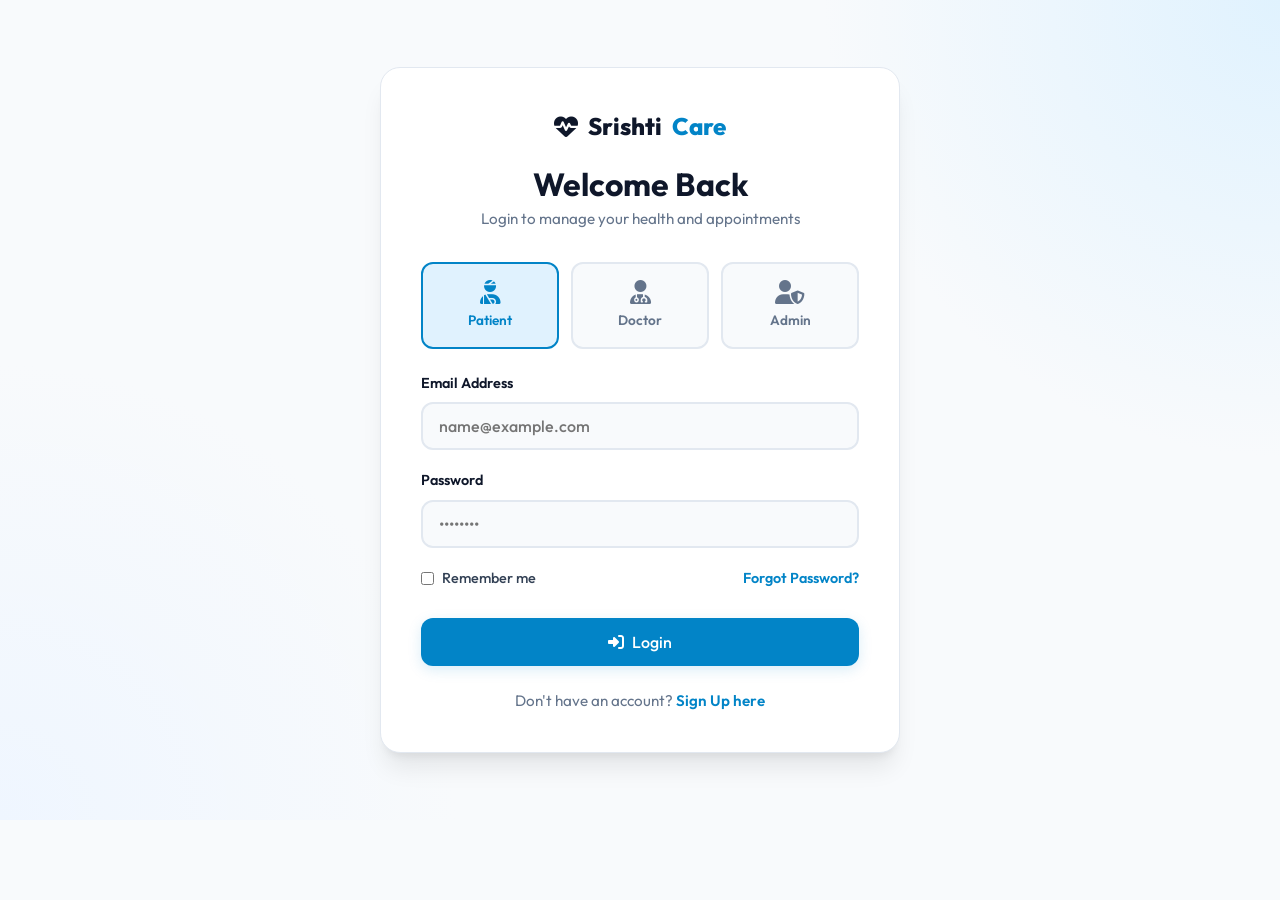
<file: sparsh/frontend/login.html>
<!DOCTYPE html>
<html lang="en">
<head>
  <meta charset="UTF-8">
  <meta name="viewport" content="width=device-width, initial-scale=1.0">
  <title>Login - Srishti Care</title>
  <link rel="stylesheet" href="css/style.css">
  <link rel="stylesheet" href="https://cdnjs.cloudflare.com/ajax/libs/font-awesome/6.4.0/css/all.min.css">
</head>
<body>
  
  <div class="auth-wrapper">
    <div class="auth-card">
      <div class="auth-header">
        <a href="index.html" class="logo" style="justify-content: center; margin-bottom: 16px;">
          <i class="fas fa-heartbeat"></i> Srishti <span>Care</span>
        </a>
        <h2>Welcome Back</h2>
        <p>Login to manage your health and appointments</p>
      </div>

      <form id="loginForm">
        <!-- Role Selector -->
        <div class="role-selector">
          <label class="role-option">
            <input type="radio" name="role" value="patient" checked required>
            <div class="role-box">
              <i class="fas fa-user-injured"></i>
              <span>Patient</span>
            </div>
          </label>
          <label class="role-option">
            <input type="radio" name="role" value="doctor">
            <div class="role-box">
              <i class="fas fa-user-md"></i>
              <span>Doctor</span>
            </div>
          </label>
          <label class="role-option">
            <input type="radio" name="role" value="admin">
            <div class="role-box">
              <i class="fas fa-user-shield"></i>
              <span>Admin</span>
            </div>
          </label>
        </div>

        <div class="form-group">
          <label for="email">Email Address</label>
          <input type="email" id="email" class="form-control" placeholder="name@example.com" required autocomplete="email">
        </div>

        <div class="form-group">
          <label for="password">Password</label>
          <input type="password" id="password" class="form-control" placeholder="••••••••" required autocomplete="current-password">
        </div>

        <div class="form-options">
          <label class="checkbox-label">
            <input type="checkbox" id="rememberMe">
            Remember me
          </label>
          <a href="#" class="forgot-password" id="forgotPassLink">Forgot Password?</a>
        </div>

        <button type="submit" class="btn btn-primary auth-submit-btn">
          <i class="fas fa-sign-in-alt"></i> Login
        </button>
      </form>

      <div class="auth-footer">
        <p>Don't have an account? <a href="signup.html">Sign Up here</a></p>
      </div>
    </div>
  </div>

  <script src="js/app.js"></script>
  <script>
    // Redirect if already logged in
    if (isLoggedIn()) {
      const session = getSession();
      if (session.role === 'patient') window.location.href = '/patient_dashboard.html';
      else if (session.role === 'doctor') window.location.href = '/doctor_dashboard.html';
      else if (session.role === 'admin') window.location.href = '/admin_dashboard.html';
    }

    // Forgot password handler
    document.getElementById('forgotPassLink').addEventListener('click', (e) => {
      e.preventDefault();
      showToast('Forgot Password', 'Password reset instructions have been simulated. Check your registered inbox!', 'info');
    });

    // Login Form Submit
    document.getElementById('loginForm').addEventListener('submit', async (e) => {
      e.preventDefault();
      
      const email = document.getElementById('email').value.trim();
      const password = document.getElementById('password').value;
      const role = document.querySelector('input[name="role"]:checked').value;
      const submitBtn = e.target.querySelector('.auth-submit-btn');

      // Simple validations
      if (!email || !password) {
        showToast('Invalid Input', 'Please enter email and password.', 'warning');
        return;
      }

      // Update button state
      submitBtn.disabled = true;
      submitBtn.innerHTML = '<i class="fas fa-spinner fa-spin"></i> Logging in...';

      try {
        const responseData = await apiRequest('/api/auth/login', {
          method: 'POST',
          body: JSON.stringify({ email, password, role })
        });

        showToast('Success', `Logged in successfully as ${responseData.name}!`, 'success');
        
        // Save session
        saveSession(
          responseData.access_token,
          responseData.role,
          responseData.name,
          responseData.email
        );

        // Redirect based on role
        setTimeout(() => {
          if (responseData.role === 'patient') {
            window.location.href = '/patient_dashboard.html';
          } else if (responseData.role === 'doctor') {
            window.location.href = '/doctor_dashboard.html';
          } else if (responseData.role === 'admin') {
            window.location.href = '/admin_dashboard.html';
          }
        }, 800);

      } catch (error) {
        showToast('Authentication Failed', error.message, 'danger');
        submitBtn.disabled = false;
        submitBtn.innerHTML = '<i class="fas fa-sign-in-alt"></i> Login';
      }
    });
  </script>
</body>
</html>
</file>
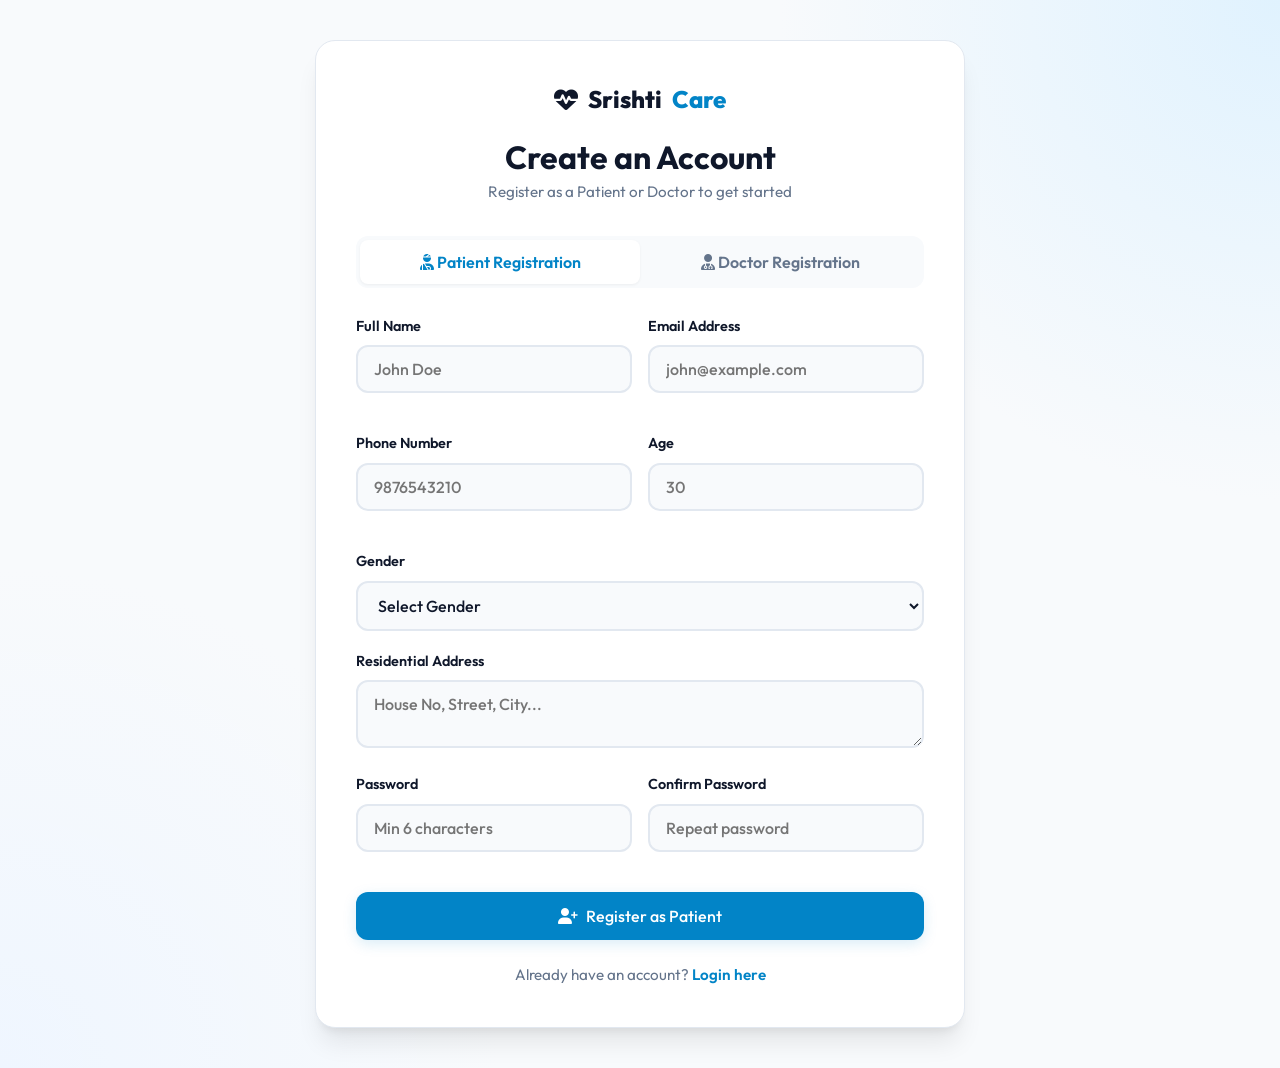
<file: sparsh/frontend/signup.html>
<!DOCTYPE html>
<html lang="en">
<head>
  <meta charset="UTF-8">
  <meta name="viewport" content="width=device-width, initial-scale=1.0">
  <title>Sign Up - Srishti Care</title>
  <link rel="stylesheet" href="css/style.css">
  <link rel="stylesheet" href="https://cdnjs.cloudflare.com/ajax/libs/font-awesome/6.4.0/css/all.min.css">
</head>
<body>
  
  <div class="auth-wrapper">
    <div class="auth-card" style="max-width: 650px;">
      <div class="auth-header">
        <a href="index.html" class="logo" style="justify-content: center; margin-bottom: 16px;">
          <i class="fas fa-heartbeat"></i> Srishti <span>Care</span>
        </a>
        <h2>Create an Account</h2>
        <p>Register as a Patient or Doctor to get started</p>
      </div>

      <!-- Tabs to switch registration forms -->
      <div class="signup-tabs">
        <div class="signup-tab active" id="tabPatient" onclick="switchForm('patient')">
          <i class="fas fa-user-injured"></i> Patient Registration
        </div>
        <div class="signup-tab" id="tabDoctor" onclick="switchForm('doctor')">
          <i class="fas fa-user-md"></i> Doctor Registration
        </div>
      </div>

      <!-- Patient Form -->
      <form id="patientForm" class="signup-form">
        <div class="form-row">
          <div class="form-group">
            <label for="pName">Full Name</label>
            <input type="text" id="pName" class="form-control" placeholder="John Doe" required>
          </div>
          <div class="form-group">
            <label for="pEmail">Email Address</label>
            <input type="email" id="pEmail" class="form-control" placeholder="john@example.com" required>
          </div>
        </div>

        <div class="form-row">
          <div class="form-group">
            <label for="pPhone">Phone Number</label>
            <input type="tel" id="pPhone" class="form-control" placeholder="9876543210" required>
          </div>
          <div class="form-group">
            <label for="pAge">Age</label>
            <input type="number" id="pAge" class="form-control" placeholder="30" min="1" max="120" required>
          </div>
        </div>

        <div class="form-group">
          <label for="pGender">Gender</label>
          <select id="pGender" class="form-control" required>
            <option value="" disabled selected>Select Gender</option>
            <option value="Male">Male</option>
            <option value="Female">Female</option>
            <option value="Other">Other</option>
          </select>
        </div>

        <div class="form-group">
          <label for="pAddress">Residential Address</label>
          <textarea id="pAddress" class="form-control" rows="2" placeholder="House No, Street, City..." required></textarea>
        </div>

        <div class="form-row">
          <div class="form-group">
            <label for="pPassword">Password</label>
            <input type="password" id="pPassword" class="form-control" placeholder="Min 6 characters" required autocomplete="new-password">
          </div>
          <div class="form-group">
            <label for="pConfirmPassword">Confirm Password</label>
            <input type="password" id="pConfirmPassword" class="form-control" placeholder="Repeat password" required autocomplete="new-password">
          </div>
        </div>

        <button type="submit" class="btn btn-primary auth-submit-btn">
          <i class="fas fa-user-plus"></i> Register as Patient
        </button>
      </form>

      <!-- Doctor Form (Hidden by default) -->
      <form id="doctorForm" class="signup-form" style="display: none;">
        <div class="form-row">
          <div class="form-group">
            <label for="dName">Full Name</label>
            <input type="text" id="dName" class="form-control" placeholder="Dr. Jane Smith" required>
          </div>
          <div class="form-group">
            <label for="dEmail">Email Address</label>
            <input type="email" id="dEmail" class="form-control" placeholder="jane.smith@example.com" required>
          </div>
        </div>

        <div class="form-row">
          <div class="form-group">
            <label for="dPhone">Phone Number</label>
            <input type="tel" id="dPhone" class="form-control" placeholder="9876543210" required>
          </div>
          <div class="form-group">
            <label for="dSpecialization">Specialization</label>
            <input type="text" id="dSpecialization" class="form-control" placeholder="e.g. Cardiology, Pediatrics" required>
          </div>
        </div>

        <div class="form-row">
          <div class="form-group">
            <label for="dExperience">Experience (Years)</label>
            <input type="number" id="dExperience" class="form-control" placeholder="e.g. 5" min="0" required>
          </div>
          <div class="form-group">
            <label for="dQualification">Qualification</label>
            <input type="text" id="dQualification" class="form-control" placeholder="e.g. MBBS, MD" required>
          </div>
        </div>

        <div class="form-group">
          <label for="dAvailability">Availability Slots / Timings</label>
          <input type="text" id="dAvailability" class="form-control" placeholder="e.g. Mon-Fri 09:00 AM - 01:00 PM" required>
        </div>

        <div class="form-row">
          <div class="form-group">
            <label for="dPassword">Password</label>
            <input type="password" id="dPassword" class="form-control" placeholder="Min 6 characters" required autocomplete="new-password">
          </div>
          <div class="form-group">
            <label for="dConfirmPassword">Confirm Password</label>
            <input type="password" id="dConfirmPassword" class="form-control" placeholder="Repeat password" required autocomplete="new-password">
          </div>
        </div>

        <div class="form-group" style="background-color: var(--warning-light); color: var(--warning); padding: 12px; border-radius: var(--radius-md); font-size: 0.85rem; font-weight: 500; border: 1px solid rgba(245, 158, 11, 0.2); margin-top: 10px;">
          <i class="fas fa-info-circle"></i> Note: Doctor accounts require administrative approval before you can access the dashboard.
        </div>

        <button type="submit" class="btn btn-primary auth-submit-btn" style="margin-top: 15px;">
          <i class="fas fa-user-md"></i> Register as Doctor
        </button>
      </form>

      <div class="auth-footer">
        <p>Already have an account? <a href="login.html">Login here</a></p>
      </div>
    </div>
  </div>

  <script src="js/app.js"></script>
  <script>
    let activeRole = 'patient';

    function switchForm(role) {
      activeRole = role;
      
      const tabPatient = document.getElementById('tabPatient');
      const tabDoctor = document.getElementById('tabDoctor');
      const patientForm = document.getElementById('patientForm');
      const doctorForm = document.getElementById('doctorForm');

      if (role === 'patient') {
        tabPatient.classList.add('active');
        tabDoctor.classList.remove('active');
        patientForm.style.display = 'block';
        doctorForm.style.display = 'none';
      } else {
        tabDoctor.classList.add('active');
        tabPatient.classList.remove('active');
        doctorForm.style.display = 'block';
        patientForm.style.display = 'none';
      }
    }

    // Patient Form Submit Handler
    document.getElementById('patientForm').addEventListener('submit', async (e) => {
      e.preventDefault();
      
      const name = document.getElementById('pName').value.trim();
      const email = document.getElementById('pEmail').value.trim();
      const phone = document.getElementById('pPhone').value.trim();
      const age = parseInt(document.getElementById('pAge').value);
      const gender = document.getElementById('pGender').value;
      const address = document.getElementById('pAddress').value.trim();
      const password = document.getElementById('pPassword').value;
      const confirmPassword = document.getElementById('pConfirmPassword').value;
      const submitBtn = e.target.querySelector('.auth-submit-btn');

      if (password !== confirmPassword) {
        showToast('Password Mismatch', 'Passwords do not match.', 'warning');
        return;
      }

      submitBtn.disabled = true;
      submitBtn.innerHTML = '<i class="fas fa-spinner fa-spin"></i> Processing...';

      try {
        const responseData = await apiRequest('/api/patients/register', {
          method: 'POST',
          body: JSON.stringify({ name, email, phone, age, gender, address, password })
        });

        showToast('Account Created', 'Registration successful! Accessing dashboard...', 'success');
        
        saveSession(
          responseData.access_token,
          responseData.role,
          responseData.name,
          responseData.email
        );

        setTimeout(() => {
          window.location.href = '/patient_dashboard.html';
        }, 1200);

      } catch (error) {
        showToast('Registration Failed', error.message, 'danger');
        submitBtn.disabled = false;
        submitBtn.innerHTML = '<i class="fas fa-user-plus"></i> Register as Patient';
      }
    });

    // Doctor Form Submit Handler
    document.getElementById('doctorForm').addEventListener('submit', async (e) => {
      e.preventDefault();
      
      const name = document.getElementById('dName').value.trim();
      const email = document.getElementById('dEmail').value.trim();
      const phone = document.getElementById('dPhone').value.trim();
      const specialization = document.getElementById('dSpecialization').value.trim();
      const experience = parseInt(document.getElementById('dExperience').value);
      const qualification = document.getElementById('dQualification').value.trim();
      const availability = document.getElementById('dAvailability').value.trim();
      const password = document.getElementById('dPassword').value;
      const confirmPassword = document.getElementById('dConfirmPassword').value;
      const submitBtn = e.target.querySelector('.auth-submit-btn');

      if (password !== confirmPassword) {
        showToast('Password Mismatch', 'Passwords do not match.', 'warning');
        return;
      }

      submitBtn.disabled = true;
      submitBtn.innerHTML = '<i class="fas fa-spinner fa-spin"></i> Processing...';

      try {
        const responseData = await apiRequest('/api/doctors/register', {
          method: 'POST',
          body: JSON.stringify({ name, email, phone, specialization, experience, qualification, availability, password })
        });

        showToast('Account Created', 'Registration successful! Awaiting admin activation...', 'success');
        
        saveSession(
          responseData.access_token,
          responseData.role,
          responseData.name,
          responseData.email
        );

        setTimeout(() => {
          window.location.href = '/doctor_dashboard.html';
        }, 1500);

      } catch (error) {
        showToast('Registration Failed', error.message, 'danger');
        submitBtn.disabled = false;
        submitBtn.innerHTML = '<i class="fas fa-user-md"></i> Register as Doctor';
      }
    });
  </script>
</body>
</html>
</file>
<file: sparsh/frontend/css/style.css>
/* @import Google Font */
@import url('https://fonts.googleapis.com/css2?family=Outfit:wght@300;400;500;600;700;800&display=swap');

:root {
  --primary: #0284c7;
  --primary-hover: #0369a1;
  --primary-light: #e0f2fe;
  --primary-glow: rgba(2, 132, 199, 0.15);
  --secondary: #0f172a;
  --text-main: #334155;
  --text-light: #64748b;
  --bg-light: #f8fafc;
  --bg-white: #ffffff;
  --border-color: #e2e8f0;
  
  --success: #10b981;
  --success-light: #d1fae5;
  --danger: #ef4444;
  --danger-light: #fee2e2;
  --warning: #f59e0b;
  --warning-light: #fef3c7;
  --info: #3b82f6;
  --info-light: #dbeafe;
  
  --font-sans: 'Outfit', sans-serif;
  
  --transition-fast: 0.2s ease;
  --transition-normal: 0.3s ease;
  
  --radius-sm: 8px;
  --radius-md: 12px;
  --radius-lg: 20px;
  --radius-full: 9999px;
  
  --shadow-sm: 0 1px 3px 0 rgba(0, 0, 0, 0.05);
  --shadow-md: 0 4px 6px -1px rgba(0, 0, 0, 0.05), 0 2px 4px -2px rgba(0, 0, 0, 0.05);
  --shadow-lg: 0 10px 25px -5px rgba(0, 0, 0, 0.05), 0 8px 10px -6px rgba(0, 0, 0, 0.05);
  --shadow-xl: 0 20px 25px -5px rgba(0, 0, 0, 0.08), 0 8px 10px -6px rgba(0, 0, 0, 0.08);
}

/* Reset & Base Styles */
* {
  margin: 0;
  padding: 0;
  box-sizing: border-box;
  font-family: var(--font-sans);
}

body {
  background-color: var(--bg-light);
  color: var(--text-main);
  line-height: 1.5;
  overflow-x: hidden;
}

a {
  text-decoration: none;
  color: inherit;
  transition: var(--transition-fast);
}

button, input, select, textarea {
  font-family: inherit;
  font-size: inherit;
}

button {
  cursor: pointer;
  border: none;
  background: none;
}

.container {
  width: 100%;
  max-width: 1200px;
  margin: 0 auto;
  padding: 0 24px;
}

/* Animations */
@keyframes fadeIn {
  from { opacity: 0; transform: translateY(10px); }
  to { opacity: 1; transform: translateY(0); }
}

@keyframes slideIn {
  from { transform: translateX(-100%); }
  to { transform: translateX(0); }
}

@keyframes pulse {
  0%, 100% { transform: scale(1); }
  50% { transform: scale(1.05); }
}

/* Utility classes */
.btn {
  display: inline-flex;
  align-items: center;
  justify-content: center;
  padding: 10px 24px;
  border-radius: var(--radius-md);
  font-weight: 500;
  transition: var(--transition-normal);
  gap: 8px;
}

.btn-primary {
  background-color: var(--primary);
  color: var(--bg-white);
  box-shadow: 0 4px 14px var(--primary-glow);
}

.btn-primary:hover {
  background-color: var(--primary-hover);
  transform: translateY(-2px);
  box-shadow: 0 6px 20px var(--primary-glow);
}

.btn-secondary {
  background-color: var(--primary-light);
  color: var(--primary);
}

.btn-secondary:hover {
  background-color: #bae6fd;
  transform: translateY(-2px);
}

.btn-outline {
  border: 2px solid var(--border-color);
  color: var(--text-main);
}

.btn-outline:hover {
  border-color: var(--primary);
  color: var(--primary);
  background-color: var(--bg-light);
}

.btn-danger {
  background-color: var(--danger);
  color: var(--bg-white);
}

.btn-danger:hover {
  background-color: #dc2626;
  transform: translateY(-2px);
}

.badge {
  display: inline-flex;
  align-items: center;
  padding: 4px 12px;
  border-radius: var(--radius-full);
  font-size: 0.8rem;
  font-weight: 600;
}

.badge-pending {
  background-color: var(--warning-light);
  color: var(--warning);
}

.badge-approved {
  background-color: var(--success-light);
  color: var(--success);
}

.badge-rejected {
  background-color: var(--danger-light);
  color: var(--danger);
}

.badge-cancelled {
  background-color: var(--text-light);
  color: var(--bg-light);
}

/* Header & Navbar Styles */
.navbar {
  background-color: rgba(255, 255, 255, 0.8);
  backdrop-filter: blur(12px);
  border-bottom: 1px solid var(--border-color);
  position: sticky;
  top: 0;
  z-index: 100;
  height: 80px;
}

.navbar .container {
  display: flex;
  justify-content: space-between;
  align-items: center;
  height: 100%;
}

.logo {
  display: flex;
  align-items: center;
  gap: 10px;
  font-size: 1.5rem;
  font-weight: 800;
  color: var(--secondary);
}

.logo span {
  color: var(--primary);
}

.nav-links {
  display: flex;
  list-style: none;
  gap: 32px;
  align-items: center;
}

.nav-links a {
  color: var(--text-light);
  font-weight: 500;
}

.nav-links a:hover,
.nav-links a.active {
  color: var(--primary);
}

.nav-auth {
  display: flex;
  gap: 16px;
  align-items: center;
}

/* Landing Section */
.hero {
  padding: 100px 0 80px;
  background: radial-gradient(circle at 80% 20%, var(--primary-light) 0%, transparent 40%),
              radial-gradient(circle at 10% 80%, #eff6ff 0%, transparent 30%);
}

.hero-grid {
  display: grid;
  grid-template-columns: 1.1fr 0.9fr;
  gap: 48px;
  align-items: center;
}

.hero-content {
  animation: fadeIn 0.8s ease-out;
}

.hero-tag {
  display: inline-flex;
  align-items: center;
  padding: 6px 16px;
  background-color: var(--primary-light);
  color: var(--primary);
  border-radius: var(--radius-full);
  font-weight: 600;
  font-size: 0.9rem;
  margin-bottom: 24px;
}

.hero h1 {
  font-size: 3.5rem;
  font-weight: 800;
  line-height: 1.2;
  color: var(--secondary);
  margin-bottom: 20px;
}

.hero h1 span {
  background: linear-gradient(135deg, var(--primary) 0%, #0369a1 100%);
  -webkit-background-clip: text;
  -webkit-text-fill-color: transparent;
}

.hero p {
  font-size: 1.15rem;
  color: var(--text-light);
  margin-bottom: 36px;
  max-width: 540px;
}

.hero-actions {
  display: flex;
  gap: 16px;
}

.hero-image-wrapper {
  position: relative;
  display: flex;
  justify-content: center;
  animation: fadeIn 1s ease-out;
}

.hero-image {
  width: 100%;
  max-width: 450px;
  border-radius: var(--radius-lg);
  box-shadow: var(--shadow-xl);
  border: 6px solid var(--bg-white);
}

/* Stats Cards Section */
.stats-section {
  margin-top: -40px;
  position: relative;
  z-index: 10;
}

.stats-grid {
  display: grid;
  grid-template-columns: repeat(4, 1fr);
  gap: 24px;
}

.stats-card {
  background-color: var(--bg-white);
  padding: 24px;
  border-radius: var(--radius-md);
  box-shadow: var(--shadow-lg);
  border: 1px solid var(--border-color);
  display: flex;
  align-items: center;
  gap: 20px;
  transition: var(--transition-normal);
}

.stats-card:hover {
  transform: translateY(-5px);
  box-shadow: var(--shadow-xl);
}

.stats-icon {
  width: 60px;
  height: 60px;
  border-radius: var(--radius-md);
  background-color: var(--primary-light);
  color: var(--primary);
  display: flex;
  align-items: center;
  justify-content: center;
  font-size: 1.5rem;
}

.stats-info h3 {
  font-size: 1.8rem;
  font-weight: 700;
  color: var(--secondary);
  line-height: 1.2;
}

.stats-info p {
  color: var(--text-light);
  font-size: 0.9rem;
  font-weight: 500;
}

/* Services Section */
.section-padding {
  padding: 100px 0;
}

.section-title {
  text-align: center;
  margin-bottom: 60px;
}

.section-title h2 {
  font-size: 2.5rem;
  font-weight: 700;
  color: var(--secondary);
  margin-bottom: 12px;
}

.section-title p {
  color: var(--text-light);
  max-width: 600px;
  margin: 0 auto;
}

.services-grid {
  display: grid;
  grid-template-columns: repeat(4, 1fr);
  gap: 24px;
}

.service-card {
  background-color: var(--bg-white);
  padding: 36px 24px;
  border-radius: var(--radius-md);
  box-shadow: var(--shadow-sm);
  border: 1px solid var(--border-color);
  text-align: center;
  transition: var(--transition-normal);
}

.service-card:hover {
  transform: translateY(-5px);
  box-shadow: var(--shadow-lg);
  border-color: var(--primary);
}

.service-icon {
  width: 70px;
  height: 70px;
  border-radius: 50%;
  background-color: var(--primary-light);
  color: var(--primary);
  display: flex;
  align-items: center;
  justify-content: center;
  font-size: 1.8rem;
  margin: 0 auto 24px;
}

.service-card h3 {
  font-size: 1.25rem;
  font-weight: 600;
  color: var(--secondary);
  margin-bottom: 12px;
}

.service-card p {
  color: var(--text-light);
  font-size: 0.95rem;
}

/* About Us Section */
.about-section {
  background-color: var(--bg-white);
  border-top: 1px solid var(--border-color);
  border-bottom: 1px solid var(--border-color);
}

.about-grid {
  display: grid;
  grid-template-columns: 1fr 1fr;
  gap: 60px;
  align-items: center;
}

.about-image {
  width: 100%;
  border-radius: var(--radius-lg);
  box-shadow: var(--shadow-lg);
}

.about-content h3 {
  font-size: 1.5rem;
  color: var(--primary);
  font-weight: 600;
  margin-bottom: 12px;
}

.about-content h2 {
  font-size: 2.5rem;
  color: var(--secondary);
  font-weight: 700;
  margin-bottom: 24px;
  line-height: 1.3;
}

.about-content p {
  color: var(--text-light);
  margin-bottom: 20px;
}

.about-bullets {
  list-style: none;
  margin-top: 24px;
}

.about-bullets li {
  display: flex;
  align-items: center;
  gap: 12px;
  margin-bottom: 16px;
  font-weight: 500;
  color: var(--secondary);
}

.about-bullets li i {
  color: var(--success);
  font-size: 1.2rem;
}

/* Footer */
footer {
  background-color: var(--secondary);
  color: #94a3b8;
  padding: 80px 0 30px;
}

.footer-grid {
  display: grid;
  grid-template-columns: 1.5fr 1fr 1fr 1.5fr;
  gap: 40px;
  margin-bottom: 60px;
}

.footer-col h3 {
  color: var(--bg-white);
  font-size: 1.2rem;
  font-weight: 600;
  margin-bottom: 24px;
}

.footer-logo {
  font-size: 1.5rem;
  font-weight: 800;
  color: var(--bg-white);
  margin-bottom: 16px;
}

.footer-logo span {
  color: var(--primary);
}

.footer-links {
  list-style: none;
}

.footer-links li {
  margin-bottom: 12px;
}

.footer-links a:hover {
  color: var(--bg-white);
  padding-left: 5px;
}

.social-links {
  display: flex;
  gap: 12px;
  margin-top: 20px;
}

.social-links a {
  width: 40px;
  height: 40px;
  border-radius: 50%;
  background-color: rgba(255, 255, 255, 0.05);
  display: flex;
  align-items: center;
  justify-content: center;
  color: var(--bg-white);
  transition: var(--transition-fast);
}

.social-links a:hover {
  background-color: var(--primary);
  transform: translateY(-3px);
}

.contact-info li {
  display: flex;
  align-items: flex-start;
  gap: 12px;
  margin-bottom: 16px;
}

.contact-info i {
  color: var(--primary);
  margin-top: 4px;
}

.footer-bottom {
  border-top: 1px solid rgba(255, 255, 255, 0.05);
  padding-top: 30px;
  display: flex;
  justify-content: space-between;
  align-items: center;
  font-size: 0.9rem;
}

/* Authentication Page Styles */
.auth-wrapper {
  min-height: calc(100vh - 80px);
  display: flex;
  align-items: center;
  justify-content: center;
  padding: 40px 24px;
  background: radial-gradient(circle at top right, var(--primary-light) 0%, transparent 30%),
              radial-gradient(circle at bottom left, #eff6ff 0%, transparent 30%);
}

.auth-card {
  background-color: var(--bg-white);
  border-radius: var(--radius-lg);
  box-shadow: var(--shadow-xl);
  border: 1px solid var(--border-color);
  width: 100%;
  max-width: 520px;
  padding: 40px;
  animation: fadeIn 0.5s ease-out;
}

.auth-header {
  text-align: center;
  margin-bottom: 32px;
}

.auth-header h2 {
  font-size: 2rem;
  color: var(--secondary);
  font-weight: 700;
  margin-top: 12px;
}

.auth-header p {
  color: var(--text-light);
  font-size: 0.95rem;
}

.form-group {
  margin-bottom: 20px;
}

.form-row {
  display: grid;
  grid-template-columns: 1fr 1fr;
  gap: 16px;
  margin-bottom: 20px;
}

.form-group label {
  display: block;
  font-size: 0.9rem;
  font-weight: 600;
  color: var(--secondary);
  margin-bottom: 8px;
}

.form-control {
  width: 100%;
  padding: 12px 16px;
  border-radius: var(--radius-md);
  border: 2px solid var(--border-color);
  background-color: var(--bg-light);
  color: var(--secondary);
  font-weight: 500;
  transition: var(--transition-fast);
  outline: none;
}

.form-control:focus {
  border-color: var(--primary);
  background-color: var(--bg-white);
  box-shadow: 0 0 0 4px var(--primary-glow);
}

.form-options {
  display: flex;
  justify-content: space-between;
  align-items: center;
  margin-bottom: 28px;
  font-size: 0.9rem;
}

.checkbox-label {
  display: flex;
  align-items: center;
  gap: 8px;
  cursor: pointer;
  font-weight: 500;
}

.forgot-password {
  color: var(--primary);
  font-weight: 600;
}

.forgot-password:hover {
  text-decoration: underline;
}

.role-selector {
  display: grid;
  grid-template-columns: repeat(3, 1fr);
  gap: 12px;
  margin-bottom: 24px;
}

.role-option {
  position: relative;
}

.role-option input {
  position: absolute;
  opacity: 0;
  width: 0;
  height: 0;
}

.role-box {
  display: flex;
  flex-direction: column;
  align-items: center;
  padding: 16px;
  border-radius: var(--radius-md);
  border: 2px solid var(--border-color);
  background-color: var(--bg-light);
  cursor: pointer;
  transition: var(--transition-normal);
  text-align: center;
}

.role-box i {
  font-size: 1.5rem;
  margin-bottom: 6px;
  color: var(--text-light);
}

.role-box span {
  font-size: 0.85rem;
  font-weight: 600;
  color: var(--text-light);
}

.role-option input:checked + .role-box {
  border-color: var(--primary);
  background-color: var(--primary-light);
}

.role-option input:checked + .role-box i,
.role-option input:checked + .role-box span {
  color: var(--primary);
}

.auth-submit-btn {
  width: 100%;
  padding: 14px;
  margin-bottom: 24px;
}

.auth-footer {
  text-align: center;
  font-size: 0.95rem;
  color: var(--text-light);
}

.auth-footer a {
  color: var(--primary);
  font-weight: 600;
}

.auth-footer a:hover {
  text-decoration: underline;
}

/* Multi-tab Sign Up UI */
.signup-tabs {
  display: grid;
  grid-template-columns: 1fr 1fr;
  background-color: var(--bg-light);
  border-radius: var(--radius-md);
  padding: 4px;
  margin-bottom: 28px;
}

.signup-tab {
  padding: 10px;
  border-radius: var(--radius-sm);
  text-align: center;
  font-weight: 600;
  color: var(--text-light);
  transition: var(--transition-fast);
}

.signup-tab.active {
  background-color: var(--bg-white);
  color: var(--primary);
  box-shadow: var(--shadow-sm);
}

/* General Layout Dashboard */
.dashboard-layout {
  display: flex;
  min-height: 100vh;
  background-color: var(--bg-light);
}

/* Sidebar Dashboard Styles */
.sidebar {
  width: 280px;
  background-color: var(--secondary);
  color: #94a3b8;
  padding: 30px 20px;
  display: flex;
  flex-direction: column;
  position: fixed;
  top: 0;
  bottom: 0;
  left: 0;
  z-index: 90;
  box-shadow: var(--shadow-xl);
  transition: var(--transition-normal);
}

.sidebar-brand {
  display: flex;
  align-items: center;
  gap: 12px;
  font-size: 1.5rem;
  font-weight: 800;
  color: var(--bg-white);
  margin-bottom: 40px;
  padding: 0 10px;
}

.sidebar-brand span {
  color: var(--primary);
}

.sidebar-menu {
  list-style: none;
  display: flex;
  flex-direction: column;
  gap: 8px;
  flex-grow: 1;
}

.sidebar-link {
  display: flex;
  align-items: center;
  gap: 16px;
  padding: 14px 16px;
  border-radius: var(--radius-md);
  font-weight: 500;
  transition: var(--transition-fast);
  color: #94a3b8;
}

.sidebar-link i {
  font-size: 1.25rem;
}

.sidebar-link:hover,
.sidebar-link.active {
  color: var(--bg-white);
  background-color: rgba(255, 255, 255, 0.05);
}

.sidebar-link.active {
  background-color: var(--primary);
  color: var(--bg-white);
  box-shadow: 0 4px 12px var(--primary-glow);
}

.sidebar-user {
  border-top: 1px solid rgba(255, 255, 255, 0.08);
  padding: 24px 10px 0;
  display: flex;
  align-items: center;
  gap: 12px;
  margin-top: auto;
}

.sidebar-avatar {
  width: 48px;
  height: 48px;
  border-radius: 50%;
  background-color: var(--primary-light);
  color: var(--primary);
  display: flex;
  align-items: center;
  justify-content: center;
  font-weight: 700;
  font-size: 1.2rem;
}

.sidebar-user-info {
  flex-grow: 1;
  overflow: hidden;
}

.sidebar-user-name {
  color: var(--bg-white);
  font-weight: 600;
  font-size: 0.95rem;
  white-space: nowrap;
  overflow: hidden;
  text-overflow: ellipsis;
}

.sidebar-user-role {
  font-size: 0.8rem;
  text-transform: capitalize;
}

.sidebar-logout {
  color: #f87171;
  cursor: pointer;
  transition: var(--transition-fast);
  font-size: 1.25rem;
}

.sidebar-logout:hover {
  color: #ef4444;
  transform: scale(1.1);
}

/* Dashboard Content Styles */
.main-content {
  flex-grow: 1;
  margin-left: 280px;
  padding: 40px;
  min-height: 100vh;
}

.dashboard-header {
  display: flex;
  justify-content: space-between;
  align-items: center;
  margin-bottom: 36px;
}

.dashboard-title h1 {
  font-size: 2rem;
  font-weight: 700;
  color: var(--secondary);
}

.dashboard-title p {
  color: var(--text-light);
  font-weight: 500;
}

.dashboard-actions {
  display: flex;
  gap: 16px;
}

.dashboard-cards {
  display: grid;
  grid-template-columns: repeat(4, 1fr);
  gap: 24px;
  margin-bottom: 40px;
}

.db-card {
  background-color: var(--bg-white);
  border-radius: var(--radius-md);
  border: 1px solid var(--border-color);
  box-shadow: var(--shadow-sm);
  padding: 24px;
  display: flex;
  align-items: center;
  gap: 20px;
  transition: var(--transition-normal);
}

.db-card:hover {
  transform: translateY(-3px);
  box-shadow: var(--shadow-md);
}

.db-card-icon {
  width: 56px;
  height: 56px;
  border-radius: var(--radius-md);
  display: flex;
  align-items: center;
  justify-content: center;
  font-size: 1.4rem;
}

.icon-blue {
  background-color: var(--primary-light);
  color: var(--primary);
}

.icon-green {
  background-color: var(--success-light);
  color: var(--success);
}

.icon-orange {
  background-color: var(--warning-light);
  color: var(--warning);
}

.icon-purple {
  background-color: #f3e8ff;
  color: #a855f7;
}

.db-card-info h3 {
  font-size: 1.8rem;
  font-weight: 700;
  color: var(--secondary);
  line-height: 1.2;
}

.db-card-info p {
  color: var(--text-light);
  font-size: 0.9rem;
  font-weight: 500;
}

/* Dashboard Sections Panels */
.dashboard-section {
  display: none;
  animation: fadeIn 0.4s ease-out;
}

.dashboard-section.active {
  display: block;
}

/* Grid layout for Dashboard content tables & lists */
.dashboard-grid {
  display: grid;
  grid-template-columns: 2fr 1.2fr;
  gap: 32px;
}

.dashboard-grid.single-col {
  grid-template-columns: 1fr;
}

.panel-card {
  background-color: var(--bg-white);
  border-radius: var(--radius-md);
  border: 1px solid var(--border-color);
  box-shadow: var(--shadow-sm);
  padding: 28px;
  margin-bottom: 32px;
}

.panel-header {
  display: flex;
  justify-content: space-between;
  align-items: center;
  margin-bottom: 24px;
}

.panel-header h2 {
  font-size: 1.25rem;
  font-weight: 700;
  color: var(--secondary);
}

/* Dashboard List Items & Tables */
.table-wrapper {
  overflow-x: auto;
  border-radius: var(--radius-sm);
  border: 1px solid var(--border-color);
}

table {
  width: 100%;
  border-collapse: collapse;
  text-align: left;
}

th {
  background-color: var(--bg-light);
  padding: 14px 18px;
  font-size: 0.85rem;
  text-transform: uppercase;
  font-weight: 700;
  color: var(--text-light);
  letter-spacing: 0.05em;
  border-bottom: 1px solid var(--border-color);
}

td {
  padding: 16px 18px;
  font-size: 0.95rem;
  color: var(--text-main);
  border-bottom: 1px solid var(--border-color);
}

tr:last-child td {
  border-bottom: none;
}

tr:hover td {
  background-color: #f8fafc;
}

.table-actions {
  display: flex;
  gap: 8px;
}

.action-btn {
  width: 32px;
  height: 32px;
  border-radius: var(--radius-sm);
  display: flex;
  align-items: center;
  justify-content: center;
  transition: var(--transition-fast);
  color: var(--text-light);
  border: 1px solid var(--border-color);
}

.action-btn:hover {
  background-color: var(--primary-light);
  color: var(--primary);
  border-color: var(--primary);
}

.action-btn.btn-approve:hover {
  background-color: var(--success-light);
  color: var(--success);
  border-color: var(--success);
}

.action-btn.btn-reject:hover {
  background-color: var(--danger-light);
  color: var(--danger);
  border-color: var(--danger);
}

/* Prescriptions list */
.list-items {
  display: flex;
  flex-direction: column;
  gap: 16px;
}

.list-item {
  display: flex;
  justify-content: space-between;
  align-items: center;
  padding: 16px;
  border-radius: var(--radius-md);
  border: 1px solid var(--border-color);
  transition: var(--transition-fast);
}

.list-item:hover {
  border-color: var(--primary);
  box-shadow: var(--shadow-sm);
}

.list-item-content h4 {
  color: var(--secondary);
  font-size: 1rem;
  margin-bottom: 4px;
}

.list-item-content p {
  font-size: 0.85rem;
  color: var(--text-light);
}

/* Modals overlays & Dynamic dialogs */
.modal-overlay {
  position: fixed;
  top: 0;
  left: 0;
  right: 0;
  bottom: 0;
  background-color: rgba(15, 23, 42, 0.4);
  backdrop-filter: blur(4px);
  z-index: 1000;
  display: flex;
  align-items: center;
  justify-content: center;
  opacity: 0;
  pointer-events: none;
  transition: opacity var(--transition-normal);
}

.modal-overlay.active {
  opacity: 1;
  pointer-events: all;
}

.modal-box {
  background-color: var(--bg-white);
  border-radius: var(--radius-lg);
  box-shadow: var(--shadow-xl);
  width: 90%;
  max-width: 600px;
  max-height: 90vh;
  overflow-y: auto;
  padding: 32px;
  transform: scale(0.9);
  transition: transform var(--transition-normal);
}

.modal-overlay.active .modal-box {
  transform: scale(1);
}

.modal-header {
  display: flex;
  justify-content: space-between;
  align-items: center;
  margin-bottom: 24px;
  border-bottom: 1px solid var(--border-color);
  padding-bottom: 16px;
}

.modal-header h3 {
  font-size: 1.3rem;
  color: var(--secondary);
}

.modal-close {
  font-size: 1.5rem;
  color: var(--text-light);
  cursor: pointer;
}

.modal-close:hover {
  color: var(--danger);
}

/* Alert notifications banner toasts */
.toast-container {
  position: fixed;
  top: 24px;
  right: 24px;
  z-index: 9999;
  display: flex;
  flex-direction: column;
  gap: 12px;
}

.toast {
  background-color: var(--bg-white);
  border-left: 4px solid var(--primary);
  border-radius: var(--radius-sm);
  box-shadow: var(--shadow-lg);
  padding: 16px 20px;
  min-width: 300px;
  max-width: 400px;
  display: flex;
  align-items: center;
  justify-content: space-between;
  gap: 12px;
  transform: translateX(120%);
  transition: transform 0.4s cubic-bezier(0.175, 0.885, 0.32, 1.275);
}

.toast.show {
  transform: translateX(0);
}

.toast-success {
  border-left-color: var(--success);
}

.toast-danger {
  border-left-color: var(--danger);
}

.toast-warning {
  border-left-color: var(--warning);
}

.toast-content {
  flex-grow: 1;
}

.toast-title {
  font-weight: 700;
  font-size: 0.95rem;
  color: var(--secondary);
  margin-bottom: 2px;
}

.toast-message {
  font-size: 0.85rem;
  color: var(--text-light);
}

/* Prescription PDF download look modal */
.pdf-prescription {
  padding: 20px;
  border: 1px solid var(--border-color);
  background-color: #fafbfc;
  border-radius: var(--radius-md);
  margin-bottom: 20px;
}

.pdf-header {
  text-align: center;
  border-bottom: 2px solid var(--primary);
  padding-bottom: 15px;
  margin-bottom: 20px;
}

.pdf-header h2 {
  color: var(--primary);
  font-weight: 800;
}

.pdf-header p {
  font-size: 0.85rem;
  color: var(--text-light);
}

.pdf-meta {
  display: grid;
  grid-template-columns: 1fr 1fr;
  gap: 16px;
  margin-bottom: 24px;
  font-size: 0.95rem;
}

.pdf-section {
  margin-bottom: 20px;
}

.pdf-section h4 {
  font-weight: 700;
  color: var(--secondary);
  border-bottom: 1px solid var(--border-color);
  padding-bottom: 4px;
  margin-bottom: 8px;
}

.pdf-meds {
  margin-top: 10px;
  font-family: monospace;
  background-color: var(--bg-white);
  padding: 12px;
  border-radius: var(--radius-sm);
  border: 1px solid var(--border-color);
  white-space: pre-wrap;
}

/* Mobile Sidebar Toggle Hamburger */
.mobile-header {
  display: none;
  background-color: var(--secondary);
  color: var(--bg-white);
  padding: 16px 24px;
  position: sticky;
  top: 0;
  z-index: 95;
  justify-content: space-between;
  align-items: center;
  box-shadow: var(--shadow-md);
}

.mobile-brand {
  font-weight: 800;
  font-size: 1.25rem;
}

.mobile-brand span {
  color: var(--primary);
}

.hamburger {
  font-size: 1.5rem;
  cursor: pointer;
}

/* Responsive media queries */
@media (max-width: 1024px) {
  .hero-grid {
    grid-template-columns: 1fr;
    text-align: center;
    gap: 40px;
  }
  .hero-content {
    display: flex;
    flex-direction: column;
    align-items: center;
  }
  .hero p {
    margin-left: auto;
    margin-right: auto;
  }
  .hero-image-wrapper {
    order: -1;
  }
  .stats-grid {
    grid-template-columns: repeat(2, 1fr);
  }
  .services-grid {
    grid-template-columns: repeat(2, 1fr);
  }
  .dashboard-grid {
    grid-template-columns: 1fr;
  }
  .dashboard-cards {
    grid-template-columns: repeat(2, 1fr);
  }
}

@media (max-width: 768px) {
  .navbar {
    display: none; /* Can use fallback mobile navigation or let buttons go to auth */
  }
  .mobile-header {
    display: flex;
  }
  .sidebar {
    transform: translateX(-100%);
    width: 250px;
  }
  .sidebar.active {
    transform: translateX(0);
  }
  .main-content {
    margin-left: 0;
    padding: 24px;
  }
  .stats-grid {
    grid-template-columns: 1fr;
  }
  .services-grid {
    grid-template-columns: 1fr;
  }
  .about-grid {
    grid-template-columns: 1fr;
    gap: 40px;
  }
  .footer-grid {
    grid-template-columns: 1fr;
    gap: 32px;
  }
  .footer-bottom {
    flex-direction: column;
    text-align: center;
    gap: 16px;
  }
  .dashboard-cards {
    grid-template-columns: 1fr;
  }
  .form-row {
    grid-template-columns: 1fr;
  }
}
</file>
